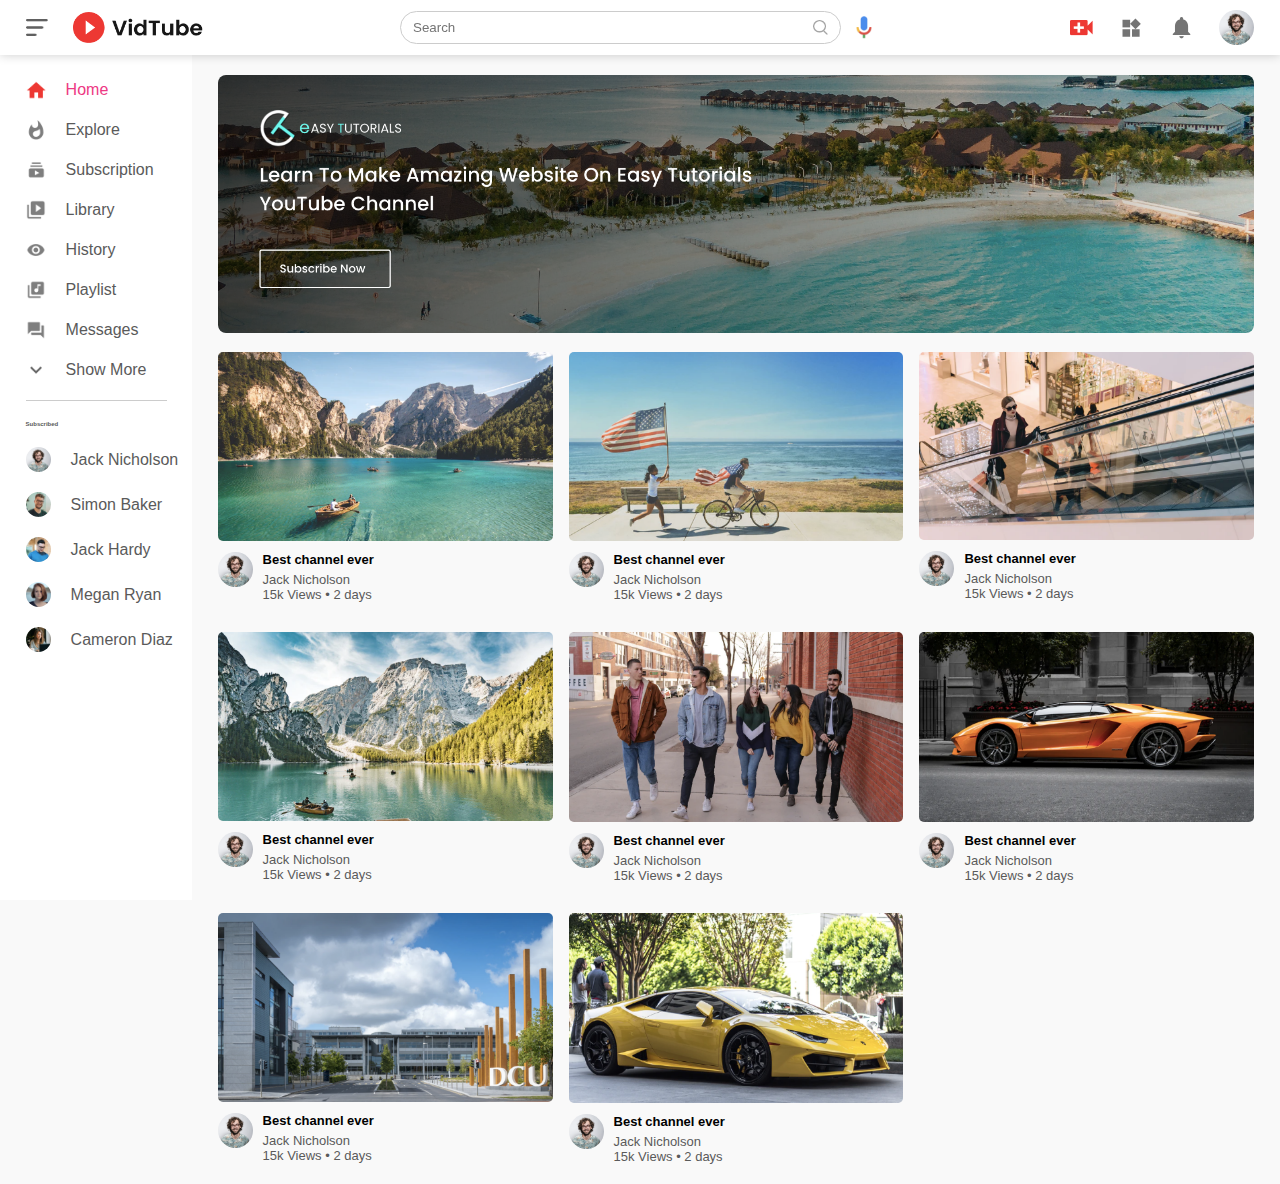
<file: index.html>
<!DOCTYPE html>
<html lang="en">
<head>
    <meta charset="UTF-8">
    <meta name="viewport" content="width=device-width, initial-scale=1.0">
    <title>VidTube</title>
    <link rel="stylesheet" href="style.css">
</head>
<body>
    <nav class="flex-div">
        <div class="nav-left flex-div">
            <img src="images/menu.png" class="menu-icon">
            <img src="images/logo.png" class="logo">
        </div>
        <div class="nav-middle flex-div">
            <div class="search-box flex-div">
                <input type="text" placeholder="Search">
                <img src="images/search.png">
            </div>
            <img src="images/voice-search.png" class="mic-icon">
        </div>
        <div class="nav-right flex-div">
            <img src="images/upload.png">
            <img src="images/more.png">
            <img src="images/notification.png">
            <img src="images/Jack.png" class="user-icon">
        </div>
    </nav>

    <!-- Sidebar -->

    <div class="sidebar">
        <div class="shortcut-links">
            <a href=""><img src="images/home.png"><p>Home</p></a>
            <a href=""><img src="images/explore.png"><p>Explore</p></a>
            <a href=""><img src="images/subscriprion.png"><p>Subscription</p></a>
            <a href=""><img src="images/library.png"><p>Library</p></a>
            <a href=""><img src="images/history.png"><p>History</p></a>
            <a href=""><img src="images/playlist.png"><p>Playlist</p></a>
            <a href=""><img src="images/messages.png"><p>Messages</p></a>
            <a href=""><img src="images/show-more.png"><p>Show More</p></a>
            <hr>
        </div>
        <div class="subscribed-list">
            <h3>Subscribed</h3>
            <a href=""><img src="images/Jack.png"><p>Jack Nicholson</p></a>
            <a href=""><img src="images/simon.png"><p>Simon Baker</p></a>
            <a href=""><img src="images/tom.png"><p>Jack Hardy</p></a>
            <a href=""><img src="images/megan.png"><p>Megan Ryan</p></a>
            <a href=""><img src="images/cameron.png"><p>Cameron Diaz</p></a>
        </div>
    </div>

    <!-- Main -->
    <div class="container">
        <div class="banner">
            <img src="images/banner.png">
        </div>
        <div class="list-container">
            <div class="vid-list">
                <a href="play-video.html"><img src="images/thumbnail1.png" class="thumbnail"></a>                
                <div class="flex-div">
                    <img src="images/Jack.png">
                    <div class="vid-info">
                        <a href="">Best channel ever</a>
                        <p>Jack Nicholson</p>
                        <p>15k Views &bull; 2 days</p>
                    </div>
                </div>
            </div>
            <div class="vid-list">
                <a href="play-video.html"><img src="images/thumbnail2.png" class="thumbnail"></a>                
                <div class="flex-div">
                    <img src="images/Jack.png">
                    <div class="vid-info">
                        <a href="">Best channel ever</a>
                        <p>Jack Nicholson</p>
                        <p>15k Views &bull; 2 days</p>
                    </div>
                </div>
            </div>
            <div class="vid-list">
                <a href="play-video.html"><img src="images/thumbnail3.png" class="thumbnail"></a>                
                <div class="flex-div">
                    <img src="images/Jack.png">
                    <div class="vid-info">
                        <a href="">Best channel ever</a>
                        <p>Jack Nicholson</p>
                        <p>15k Views &bull; 2 days</p>
                    </div>
                </div>
            </div>
            <div class="vid-list">
                <a href="play-video.html"><img src="images/thumbnail4.png" class="thumbnail"></a>                
                <div class="flex-div">
                    <img src="images/Jack.png">
                    <div class="vid-info">
                        <a href="">Best channel ever</a>
                        <p>Jack Nicholson</p>
                        <p>15k Views &bull; 2 days</p>
                    </div>
                </div>
            </div>
            <div class="vid-list">
                <a href=""><img src="images/thumbnail5.png" class="thumbnail"></a>                
                <div class="flex-div">
                    <img src="images/Jack.png">
                    <div class="vid-info">
                        <a href="">Best channel ever</a>
                        <p>Jack Nicholson</p>
                        <p>15k Views &bull; 2 days</p>
                    </div>
                </div>
            </div>
            <div class="vid-list">
                <a href=""><img src="images/thumbnail6.png" class="thumbnail"></a>                
                <div class="flex-div">
                    <img src="images/Jack.png">
                    <div class="vid-info">
                        <a href="">Best channel ever</a>
                        <p>Jack Nicholson</p>
                        <p>15k Views &bull; 2 days</p>
                    </div>
                </div>
            </div>
            <div class="vid-list">
                <a href=""><img src="images/thumbnail7.png" class="thumbnail"></a>                
                <div class="flex-div">
                    <img src="images/Jack.png">
                    <div class="vid-info">
                        <a href="">Best channel ever</a>
                        <p>Jack Nicholson</p>
                        <p>15k Views &bull; 2 days</p>
                    </div>
                </div>
            </div>
            <div class="vid-list">
                <a href=""><img src="images/thumbnail8.png" class="thumbnail"></a>                
                <div class="flex-div">
                    <img src="images/Jack.png">
                    <div class="vid-info">
                        <a href="">Best channel ever</a>
                        <p>Jack Nicholson</p>
                        <p>15k Views &bull; 2 days</p>
                    </div>
                </div>
            </div>
        </div>
    </div>

    <script src="script.js"></script>
</body>
</html>
</file>
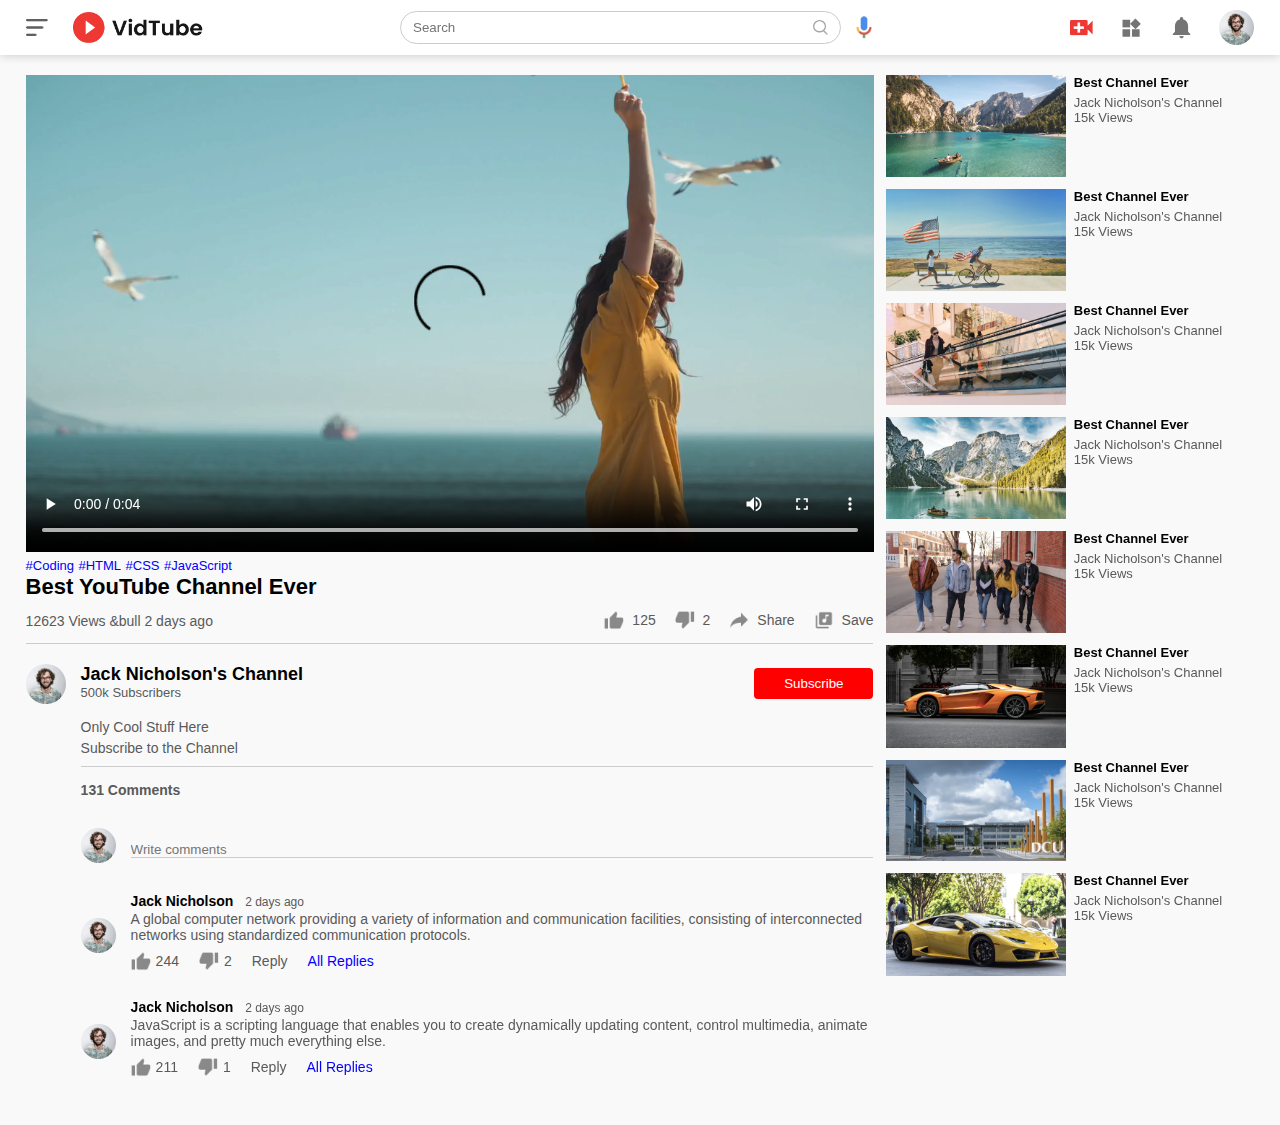
<file: play-video.html>
<!DOCTYPE html>
<html lang="en">
<head>
    <meta charset="UTF-8">
    <meta name="viewport" content="width=device-width, initial-scale=1.0">
    <title>Play Video</title>
    <link rel="stylesheet" href="style.css">
</head>
<body>
    <nav class="flex-div">
        <div class="nav-left flex-div">
            <img src="images/menu.png" class="menu-icon">
            <img src="images/logo.png" class="logo">
        </div>
        <div class="nav-middle flex-div">
            <div class="search-box flex-div">
                <input type="text" placeholder="Search">
                <img src="images/search.png">
            </div>
            <img src="images/voice-search.png" class="mic-icon">
        </div>
        <div class="nav-right flex-div">
            <img src="images/upload.png">
            <img src="images/more.png">
            <img src="images/notification.png">
            <img src="images/Jack.png" class="user-icon">
        </div>
    </nav>
    <div class="container play-container">
        <div class="row">
            <div class="play-video">
                <video controls >
                    <source src="images/video.mp4" type="video/mp4">
                </video>
                <div class="tags">
                    <a href="">#Coding</a>
                    <a href="">#HTML</a>
                    <a href="">#CSS</a>
                    <a href="">#JavaScript</a>
                </div>
                <h3>Best YouTube Channel Ever</h3>
                <div class="play-video-info">
                    <p>12623 Views &bull 2 days ago</p>
                    <div>
                        <a href=""><img src="images/like.png">125</a>
                        <a href=""><img src="images/dislike.png">2</a>
                        <a href=""><img src="images/share.png">Share</a>
                        <a href=""><img src="images/save.png">Save</a>
                    </div>
                </div>
                <hr>
                <div class="publisher">
                    <img src="images/Jack.png">
                    <div>
                        <p>Jack Nicholson's Channel</p>
                        <span>500k Subscribers</span>
                    </div>
                    <button type="button">Subscribe</button>
                </div>
                <div class="vid-description">
                    <p>Only Cool Stuff Here</p>
                    <p>Subscribe to the Channel</p>
                    <hr>
                    <h4>131 Comments</h4>
                    <div class="add-comment">
                        <img src="images/Jack.png">
                        <input type="text" placeholder="Write comments">
                    </div>
                    <div class="old-comment">
                        <img src="images/Jack.png">
                        <div>
                            <h3>Jack Nicholson <span>2 days ago</span></h3>
                            <p>A global computer network providing a variety of information and communication facilities, consisting of interconnected networks using standardized communication protocols.</p>
                            <div class="comment-action">
                                <img src="images/like.png">
                                <span>244</span>
                                <img src="images/dislike.png">
                                <span>2</span>
                                <span>Reply</span>
                                <a href="">All Replies</a>
                            </div>
                        </div>
                    </div>
                    <div class="old-comment">
                        <img src="images/Jack.png">
                        <div>
                            <h3>Jack Nicholson <span>2 days ago</span></h3>
                            <p>JavaScript is a scripting language that enables you to create dynamically updating content, control multimedia, animate images, and pretty much everything else.</p>
                            <div class="comment-action">
                                <img src="images/like.png">
                                <span>211</span>
                                <img src="images/dislike.png">
                                <span>1</span>
                                <span>Reply</span>
                                <a href="">All Replies</a>
                            </div>
                        </div>
                    </div>
                </div>
            </div>
            <div class="right-sidebar">
                <div class="side-video-list">
                    <a href="" class="small-thumbnail"><img src="images/thumbnail1.png"></a>
                    <div class="vid-info">
                        <a href="">Best Channel Ever</a>
                        <p>Jack Nicholson's Channel</p>
                        <p>15k Views</p>
                    </div>
                </div>
                <div class="side-video-list">
                    <a href="" class="small-thumbnail"><img src="images/thumbnail2.png"></a>
                    <div class="vid-info">
                        <a href="">Best Channel Ever</a>
                        <p>Jack Nicholson's Channel</p>
                        <p>15k Views</p>
                    </div>
                </div>
                <div class="side-video-list">
                    <a href="" class="small-thumbnail"><img src="images/thumbnail3.png"></a>
                    <div class="vid-info">
                        <a href="">Best Channel Ever</a>
                        <p>Jack Nicholson's Channel</p>
                        <p>15k Views</p>
                    </div>
                </div>
                <div class="side-video-list">
                    <a href="" class="small-thumbnail"><img src="images/thumbnail4.png"></a>
                    <div class="vid-info">
                        <a href="">Best Channel Ever</a>
                        <p>Jack Nicholson's Channel</p>
                        <p>15k Views</p>
                    </div>
                </div>
                <div class="side-video-list">
                    <a href="" class="small-thumbnail"><img src="images/thumbnail5.png"></a>
                    <div class="vid-info">
                        <a href="">Best Channel Ever</a>
                        <p>Jack Nicholson's Channel</p>
                        <p>15k Views</p>
                    </div>
                </div>
                <div class="side-video-list">
                    <a href="" class="small-thumbnail"><img src="images/thumbnail6.png"></a>
                    <div class="vid-info">
                        <a href="">Best Channel Ever</a>
                        <p>Jack Nicholson's Channel</p>
                        <p>15k Views</p>
                    </div>
                </div>
                <div class="side-video-list">
                    <a href="" class="small-thumbnail"><img src="images/thumbnail7.png"></a>
                    <div class="vid-info">
                        <a href="">Best Channel Ever</a>
                        <p>Jack Nicholson's Channel</p>
                        <p>15k Views</p>
                    </div>
                </div>
                <div class="side-video-list">
                    <a href="" class="small-thumbnail"><img src="images/thumbnail8.png"></a>
                    <div class="vid-info">
                        <a href="">Best Channel Ever</a>
                        <p>Jack Nicholson's Channel</p>
                        <p>15k Views</p>
                    </div>
                </div>

            </div>
        </div>
    </div>
</body>
</html>
</file>
<file: style.css>
* {
    margin: 0;
    padding: 0;
    font-family: 'poppins', sans-serif;
    box-sizing: border-box;
}

a {
    text-decoration: none;
    color: #5a5a5a;
}

img {
    cursor: pointer;
}

.flex-div {
    display: flex;
    align-items: center;
}

nav {
    padding: 10px 2%;
    justify-content: space-between;
    box-shadow: 0 0 10px;
    color: rgba(0, 0, 0, 0.2);
    background: #fff;
    position: sticky;
    top: 0;
    z-index: 10;
}

.nav-right img {
    width: 25px;
    margin-right: 25px;
}

.nav-right .user-icon {
    width: 35px;
    border-radius: 50%;
    margin-right: 0;
}

.nav-left .menu-icon {
    width: 22px;
    margin-right: 25px;
}

.nav-left .logo {
    width: 130px;
}

.nav-middle .mic-icon {
    width: 16px;
}

.nav-middle .search-box {
    border: 1px solid #ccc;
    margin-right: 15px;
    padding: 8px 12px;
    border-radius: 25px;
}

.nav-middle .search-box input {
    width: 400px;
    border: 0;
    outline: 0;
    background: transparent;
}

.nav-middle .search-box img {
    width: 15px;  
}

/* Sidebar */

.sidebar {
    background: #fff;
    width: 15%;
    height: 100vh;
    position: fixed;
    top: 0;
    padding-left: 2%;
    padding-top: 80px;
}

.shortcut-links a img {
    width: 20px;
    margin-right: 20px;
}

.shortcut-links a {
    display: flex;
    align-items: center;
    margin-bottom: 20px;
    width: fit-content;
    flex-wrap: wrap;
}

.shortcut-links a:first-child {
    color: #ed3883;
}

.sidebar hr {
    border: 0;
    height: 1px;
    background: #ccc;
    width: 85%;
}

.subscribed-list h3 {
        font-size: 13%;
        margin: 20px 0;
        color: #5a5a5a;
}

.subscribed-list a {
    display: flex;
    align-items: center;
    margin-bottom: 20px;
    width: fit-content;
    flex-wrap: wrap;
}

.subscribed-list a img {
    width: 25px;
    border-radius: 50%;
    margin-right: 20px;
}

.small-sidebar {
    width: 5%;  
}

.small-sidebar a p {
    display: none;
}

.small-sidebar h3 {
    display: none;
}

.small-sidebar hr {
    width: 50%;
    margin-bottom: 25px;
}

/* Main */

.container {
    background: #f9f9f9;
    padding-left: 17%;
    padding-right: 2%;
    padding-top: 20px;
    padding-bottom: 20px;
}

.large-container {
    padding-left: 7%;
}

.banner {
    width: 100%;
}

.banner img {
    width: 100%;
    border-radius: 8px;
}

.list-container  {
    display: grid;
    grid-template-columns: repeat(auto-fit, minmax(250px, 1fr));
    column-gap: 16px;
    row-gap: 30px;
    margin-top: 15px;
}

.vid-list .thumbnail {
    width: 100%;
    border-radius: 5px;
}

.vid-list .flex-div {
    align-items: flex-start;
    margin-top: 7px;
}

.vid-list .flex-div img {
    width: 35px;
    margin-right: 10px;
    border-radius: 50%;
}

.vid-info {
    color: #5a5a5a;
    font-size: 13px;
}

.vid-info a {
    color: #000;
    font-weight: 600;
    display: block;
    margin-bottom: 5px;
}

@media (max-width: 900px) {
    .menu-icon {
        display: none;
    }
    .sidebar {
        display: none;
    }
    .container, .large-container {
        padding-left: 5%;
        padding-right: 5%;
    }
    .nav-right img {
        display: none;
    }
    .nav-right .user-icon {
        display: block;
        width: 30px;
    }
    .nav-middle .search-box input {
        width: 100px;
    }
    .nav-middle .mic-icon {
        display: none;
    }
    .logo {
        width: 90px;
    }
}

/* Play Video Page */

.play-container {
    padding-left: 2%;
}

.row {
    display: flex;
    justify-content: space-between;
    flex-wrap: wrap;
}

.play-video {
    flex-basis: 69%;
}

.right-sidebar {
    flex-basis: 30%;
}

.play-video video {
    width: 100%;
}

.side-video-list {
    display: flex;
    justify-content: space-between;
    margin-bottom: 8px;
}

.side-video-list img {
    width: 100%;
}

.side-video-list .small-thumbnail {
    flex-basis: 49%;
}

.side-video-list .vid-info {
    flex-basis: 49%;
}

.play-video .tags a{
    color: #0000ff;
    font-size: 13px;
}

.play-video h3 {
    font-weight: 600;
    font-size: 22px;
}

.play-video .play-video-info {
    display: flex;
    align-items: center;
    justify-content: space-between;
    flex-wrap: wrap;
    margin-top: 10px;
    font-size: 14px;
    color: #5a5a5a;
}

.play-video .play-video-info a img {
    width: 20px;
    margin-right: 8px;   
}

.play-video .play-video-info a {
    display: inline-flex;
    align-items: center;
    margin-left: 15px;
}

.play-video hr {
    border: #000;
    height: 1px;
    background: #ccc;
    margin: 10px 0;
}

.publisher {
    display: flex;
    align-items: center;
    margin-top: 20px;
}

.publisher div {
    flex: 1;
    line-height: 18px;
}

.publisher img {
    width: 40px;
    border-radius: 50%;
    margin-right: 15px;
}

.publisher div p {
    color: #000;
    font-weight: 600;
    font-size: 18px;
}

.publisher div span {
    font-size: 13px;
    color: #5a5a5a;   
}

.publisher button {
    background-color: red;
    color: #fff;
    padding: 8px 30px;
    border: 0;
    outline: 0;
    border-radius: 4px;
    cursor: pointer;
}

.vid-description {
    padding-left: 55px;
    margin: 15px 0;
}

.vid-description p {
    font-size: 14px;
    margin-bottom: 5px;
    color: #5a5a5a;
}

.vid-description h4 {
    font-size: 14px;
    color: #5a5a5a;
    margin-top: 15px;
}

.add-comment {
    display: flex;
    align-items: center;
    margin: 30px 0
}

.add-comment img {
    width: 35px;
    border-radius: 50%;
    margin-right: 15px;
}

.add-comment input {
    border: 0;
    outline: 0;
    border-bottom: 1px solid #ccc;
    width: 100%;
    padding-top: 10px;
    background: transparent;
}

.old-comment {
    display: flex;
    align-items: center;
    margin: 20px 0;
}

.old-comment img {
    width: 35px;
    border-radius: 50%;
    margin-right: 15px;
}

.old-comment h3 {
    font-size: 14px;
    margin-bottom: 2px;
}

.old-comment h3 span {
    font-size: 12px;
    color: #5a5a5a;
    font-weight: 500;
    margin-left: 8px;
}

.old-comment .comment-action {
    display: flex;
    align-items: center;
    margin: 8px 0;
    font-size: 14px;
}

.old-comment .comment-action img {
    border-radius: 0;
    width: 20px;
    margin-right: 5px;    
}

.old-comment .comment-action span {
    margin-right: 20px;
    color: #5a5a5a;
}

.old-comment .comment-action a {
    color: #0000ff;
}

@media (max-width: 900px) {
    .play-video {
        flex-basis: 100%;
    }
    .right-sidebar {
        flex-basis: 100%;
    }
    .play-container {
        padding-left: 5%;
    }
    .vid-description {
        padding-left: 0;
    }
    .play-video .play-video-info a {
        margin-left: 0;
        margin-right: 15px;
        margin-top: 15px;
    }
}
</file>
